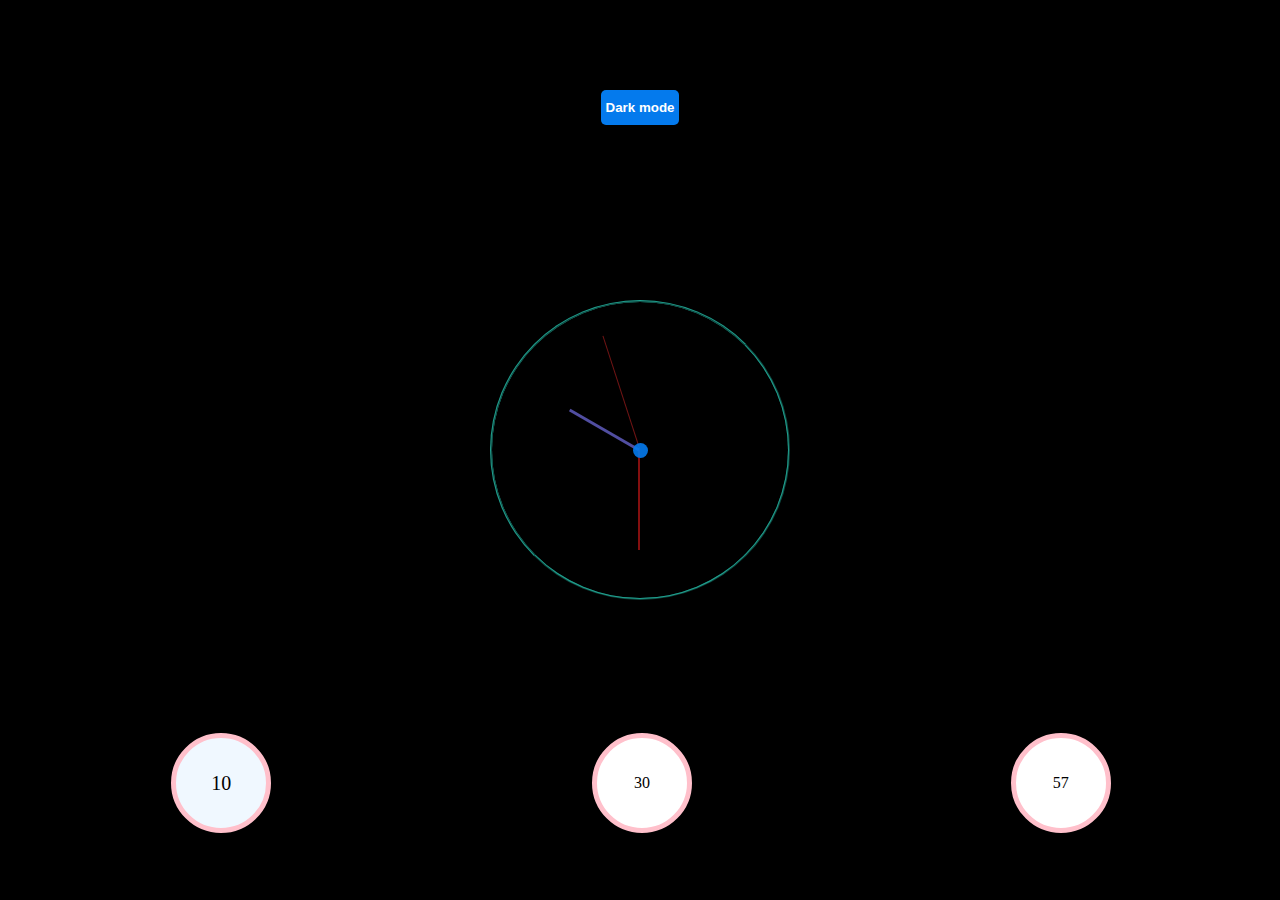
<file: index.html>
<!DOCTYPE html>
<html lang="en">
<head>
  <meta charset="UTF-8">
  <meta http-equiv="X-UA-Compatible" content="IE=edge">
  <meta name="viewport" content="width=device-width, initial-scale=1.0">
  <title>Clock</title>
  <link rel="stylesheet" href="clock.css">
</head>
<body>
  <div class="container">
    <button id="btn">Dark mode</button>
    <div class="clock-container">
      
      <div class="hours"></div>
      <div class=" minutes"></div>
      <div class=" seconds"></div>
      <div id="dot"></div>


    </div>

    <div class="digital-container">
      <div class="timing">12:00</div>
      <div class="day">monday</div>
      <div class="month"></div>
    </div>


  </div>
  <script>
    
    const hours=document.querySelector('.hours')
    const min=document.querySelector('.minutes')
    const sec=document.querySelector('.seconds')

    const butt=document.getElementById('btn')
    const timing=document.querySelector('.timing')
    const days=document.querySelector('.day')
    const monn=document.querySelector('.month')
    // const h =document.querySelector('html')

 
   
function update(){
  let time=new Date()
  
  let hour=time.getHours();
    let hour12=hour%12
    let minutes=time.getMinutes();
    let seconds=time.getSeconds();
    let day=time.getDay();
    let month=time.getMonth();

    let m=minutes*6
    let h=hour12*30
    let s=seconds*6
    timing.innerHTML=hour12
    days.innerHTML=minutes
    monn.innerHTML=seconds
   
    
  

  hours.style.transform = `translate(-50%,0%) rotate(${h}deg)`
    min.style.transform = `translate(-50%,0%) rotate(${m}deg)`
    sec.style.transform = `translate(-50%,0%) rotate(${s}deg)`
}
update()

setInterval(update,1000)


  </script>
  
</body>
</html>
</file>
<file: clock.css>
*{
  box-sizing: border-box;
  margin: 0;
  padding: 0;
}
html{
  color:white;
  background-color: white;
}

html{
  color:white;
  background-color: black;
}
body{
  display: flex;
  justify-content: center;
  align-items: center;
  
}
.container{
  position: relative;
  display: flex;
  justify-content: center;
  align-items: center;
  height: 100vh;
  width: 100vw;
  

}
.clock-container{
  position: relative;
  display: flex;
  justify-content: center;
  align-items: center;
  border: 2px ridge rgb(32, 159, 142);
  /* box-shadow: -inset 0px rgb(161, 242, 31); */
  height: 300px;
  width: 300px;
  border-radius: 50%;
}
#dot{
  height: 15px;
  width: 15px;
  /* border: 2px solid black; */
  border-radius: 50%;
  background-color: #047aed;
  /* box-shadow: 2px 2px wheat; */
  z-index: 1000;
  opacity: 0.9;

}
.hours {
  position: absolute;
  height: 80px;
  width: 3px;
  background-color: rgb(115, 111, 230);
  
   bottom: 50%;
  
  transform-origin: center bottom;
  transform: translate(-50%,0%) rotate(40deg);
  transition: all 0.2 ease-in;
  opacity: 0.7;
}
.minutes {
  position: absolute;
  height: 100px;
  width: 2px;
  background-color: rgb(188, 21, 21);
  bottom: 50%;
 
  transform: translate(-50%,0%) rotate(90deg);
  transform-origin: center bottom;
  transition: all 0.2 ease-in;
  opacity: 0.7;
}
.seconds {
  position: absolute;
  height: 120px;
  width: 1px;
  background-color: rgb(112, 20, 20);
  bottom: 50%;
  transform-origin: center bottom;
  transform: translate(-50%,0%) rotate(300deg);
  transition: all 0.2 ease-in;
}

#btn{
  position: absolute;
  top: 10%;
  padding: 10px 5px ;
  border-radius: 5px;
  background-color: #047aed ;
  box-shadow: 2px 4px 0.5 0.6;
  color: white;
  font-weight: bold;
  cursor: pointer;
  outline: none;
  border: none;
  /* display: none; */
  
}
#btn:hover{
  background-color: black;
  transform: scale(0.95);
}


.digital-container{
  display: flex;
  
  position:absolute;
  justify-content: space-around;
  align-items: center;
  bottom:5%;
 
  width: 100%;
  margin-top: 100px;
  padding: 20px 10px ;
  border-radius: 5px;
}

.timing{
  display: flex;
  justify-content: center;
  align-items: center;
 
  background-color: aliceblue;
  color: black;
  padding: 10px ;
  border-radius: 50%;
  height: 100px;
  width: 100px;
  margin: 2px;
  box-shadow: 2px 2px #fff 1px;
  text-align: center;
  font-size: 20px;
  border: 5px solid pink;
  

} 
.day{
  display: flex;
  justify-content: center;
  align-items: center;
  background-color: white;
  height: 100px;
  width: 100px;
  border-radius: 50%;
  text-align: center;
  color: black;
  border: 5px solid pink; 
}
.month{
  display: flex;
  justify-content: center;
  align-items: center;
  background-color: white;
  height: 100px;
  width: 100px;
  border-radius: 50%;
  text-align: center;
  color: black;
  border: 5px solid pink;

  

}
</file>
